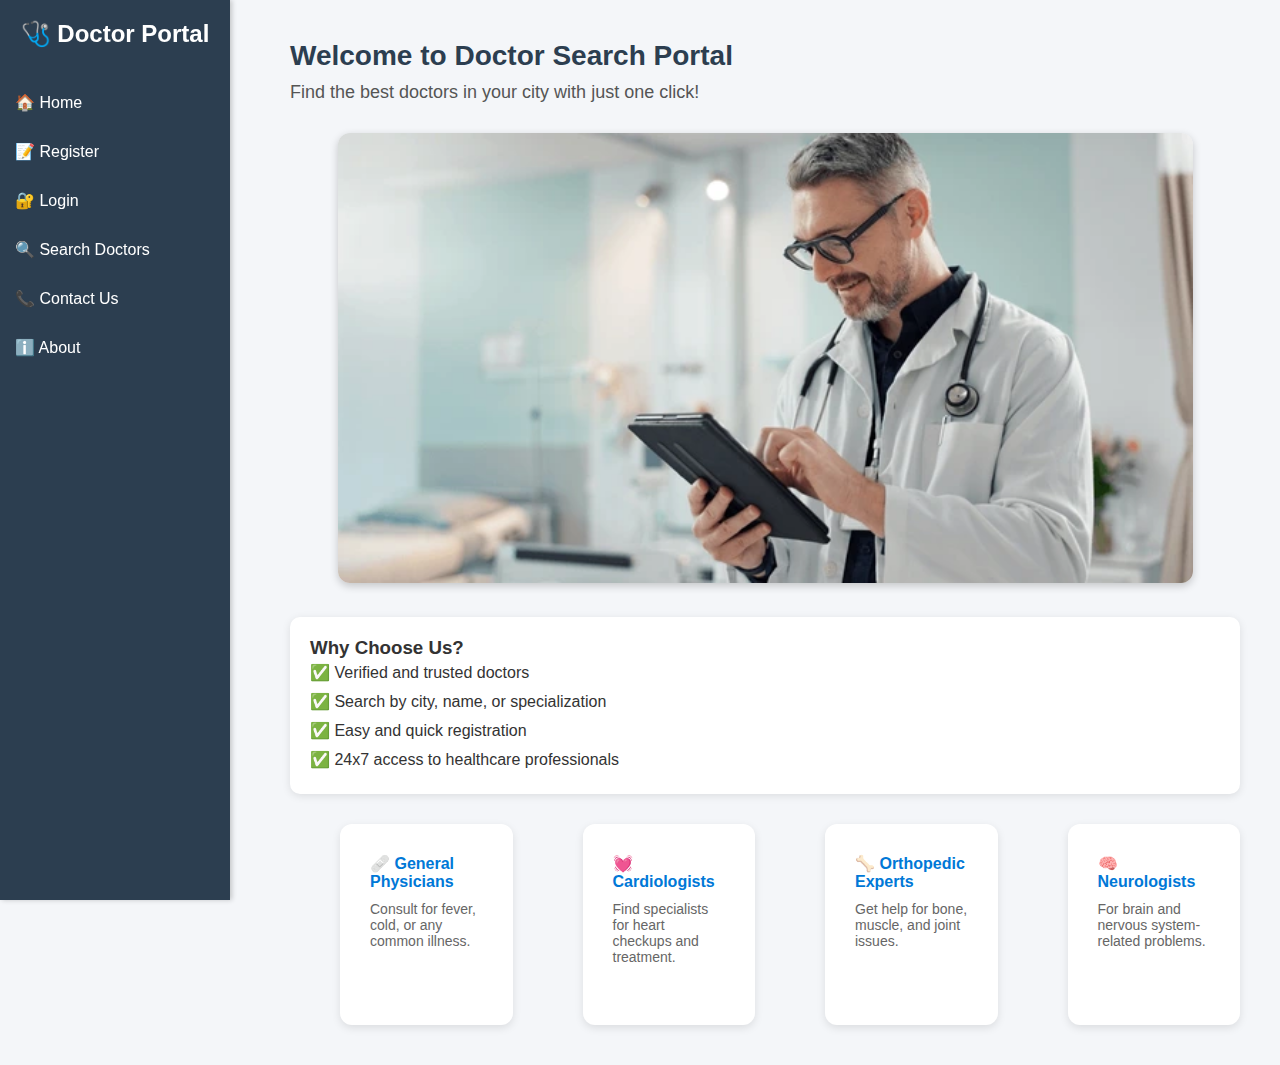
<file: index.html>
<!DOCTYPE html>
<html lang="en">
<head>
  <meta charset="UTF-8">
  <title>Doctor Search Portal</title>
  <link rel="stylesheet" href="edit.css">
</head>
<body>
  <div class="sidebar">
    <h2>🩺 Doctor Portal</h2>
    <ul>
      <li><a href="index.html">🏠 Home</a></li>
      <li><a href="register.html">📝 Register</a></li>
      <li><a href="login.html">🔐 Login</a></li>
      <li><a href="search.html">🔍 Search Doctors</a></li>
      <li><a href="#">📞 Contact Us</a></li>
      <li><a href="#">ℹ️ About</a></li>
    </ul>
  </div>

  <div class="main-content">
    <h1>Welcome to Doctor Search Portal</h1>
    <p>Find the best doctors in your city with just one click!</p>

    <!-- 🔍 SEARCH SECTION FIXED -->
    <div class="banner">
	<img src="doctor-banner.jpg" alt="Doctors working together">
    </div>

    <!-- INFO SECTION -->
    <div class="info-section">
      <h3>Why Choose Us?</h3>
      <ul>
        <li>✅ Verified and trusted doctors</li>
        <li>✅ Search by city, name, or specialization</li>
        <li>✅ Easy and quick registration</li>
        <li>✅ 24x7 access to healthcare professionals</li>
      </ul>
    </div>

    <!-- CARD SECTION -->
    <div class="card-container">
      <div class="card">
        <h4>🩹 General Physicians</h4>
        <p>Consult for fever, cold, or any common illness.</p>
      </div>
      <div class="card">
        <h4>💓 Cardiologists</h4>
        <p>Find specialists for heart checkups and treatment.</p>
      </div>
      <div class="card">
        <h4>🦴 Orthopedic Experts</h4>
        <p>Get help for bone, muscle, and joint issues.</p>
      </div>
      <div class="card">
        <h4>🧠 Neurologists</h4>
        <p>For brain and nervous system-related problems.</p>
      </div>
    </div>
</div>
</body>
</html>
</file>
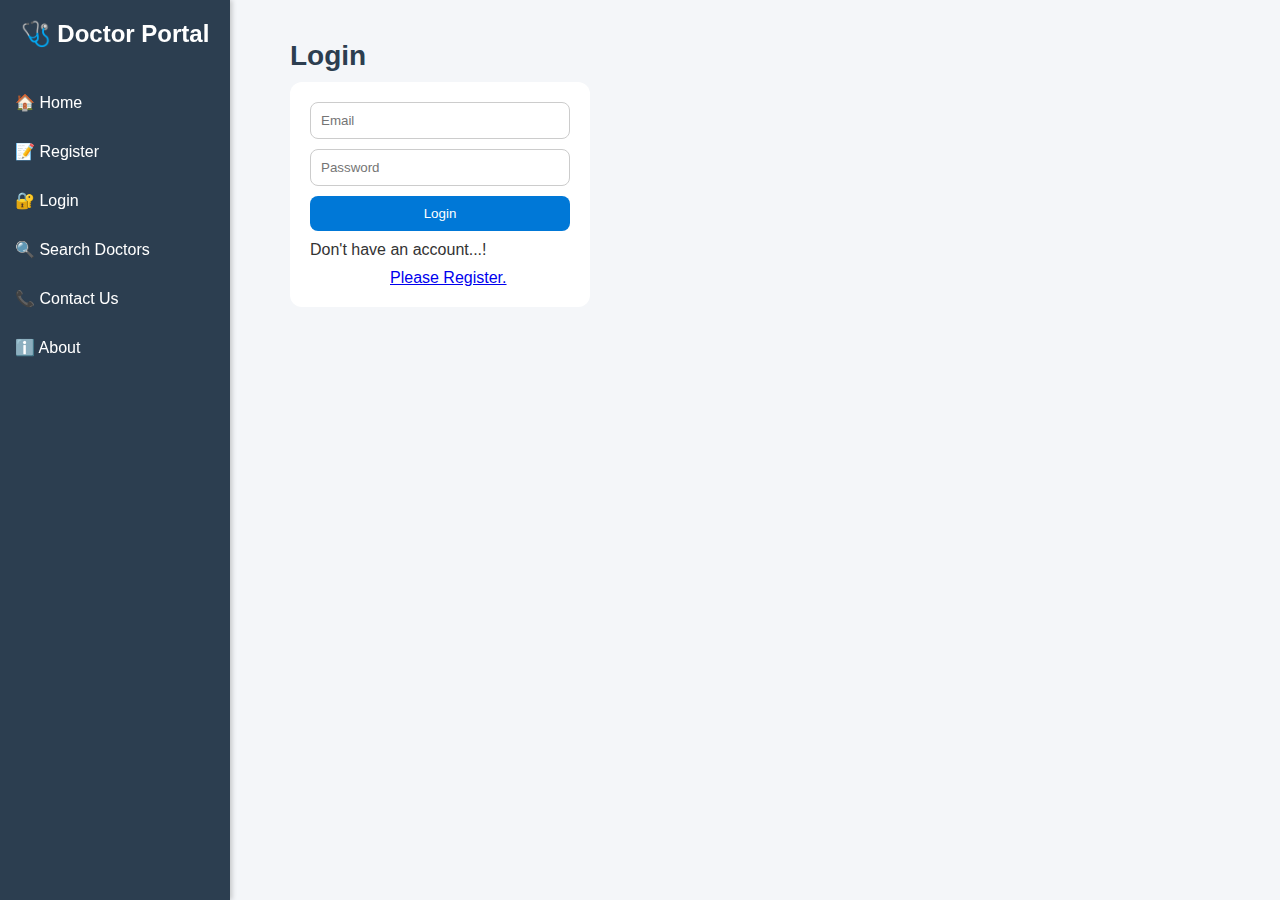
<file: login.html>
<!DOCTYPE html>
<html lang="en">
<head>
  <meta charset="UTF-8">
  <title>Register | Doctor Portal</title>
  <link rel="stylesheet" href="edit.css">
</head>
<body>
  <div class="sidebar">
    <h2>🩺 Doctor Portal</h2>
    <ul>
      <li><a href="index.html">🏠 Home</a></li>
      <li><a href="register.html">📝 Register</a></li>
      <li><a href="login.html">🔐 Login</a></li>
      <li><a href="search.php">🔍 Search Doctors</a></li>
       <li><a href="#">📞 Contact Us</a></li>
      <li><a href="#">ℹ️ About</a></li>
    </ul>
  </div>

  <div class="main-content">
    <h1>Login</h1>
    <form class="form">
      <input type="email" placeholder="Email" required>
      <input type="password" placeholder="Password" required>
      <button type="submit">Login</button>
	Don't have an account...!<a href="register.html" style="margin-left: 80px">Please Register.</a>

    </form>
  </div>
</body>
</html>
</file>
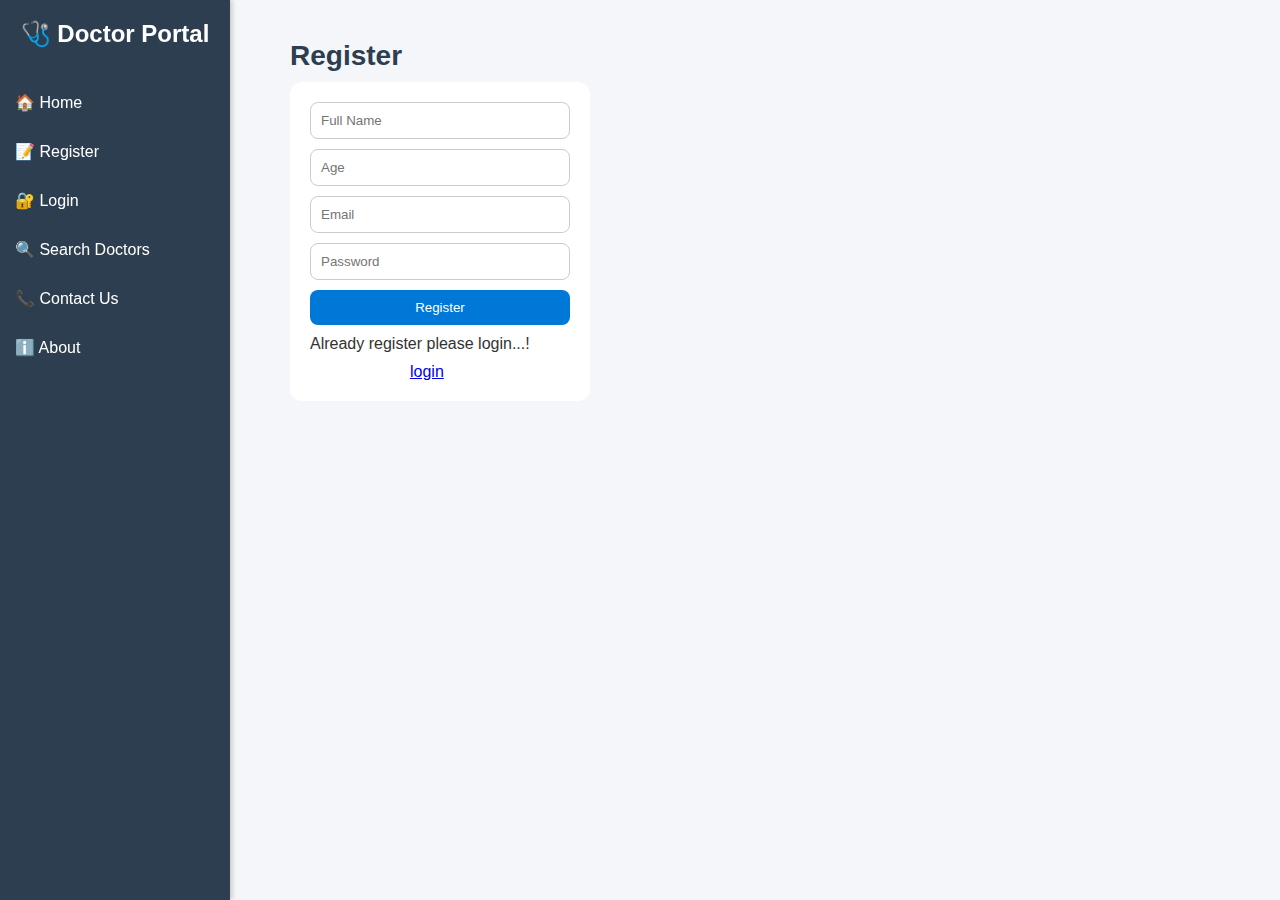
<file: register.html>
<!DOCTYPE html>
<html lang="en">
<head>
  <meta charset="UTF-8">
  <title>Register | Doctor Portal</title>
  <link rel="stylesheet" href="edit.css">
</head>
<body>
  <div class="sidebar">
    <h2>🩺 Doctor Portal</h2>
    <ul>
      <li><a href="index.html">🏠 Home</a></li>
      <li><a href="register.html">📝 Register</a></li>
      <li><a href="login.html">🔐 Login</a></li>
      <li><a href="search.php">🔍 Search Doctors</a></li>
       <li><a href="#">📞 Contact Us</a></li>
      <li><a href="#">ℹ️ About</a></li>
    </ul>
  </div>

  <div class="main-content">
    <h1>Register</h1>
    <form class="form">
      <input type="text" placeholder="Full Name" required>
       <input type="text" placeholder="Age" required>
      <input type="email" placeholder="Email" required>
      <input type="password" placeholder="Password" required>
      <button type="submit">Register</button>
	Already register please login...!<a href="login.html" style="margin-left: 100px">login</a>

    </form>
  </div>
</body>
</html>
</file>
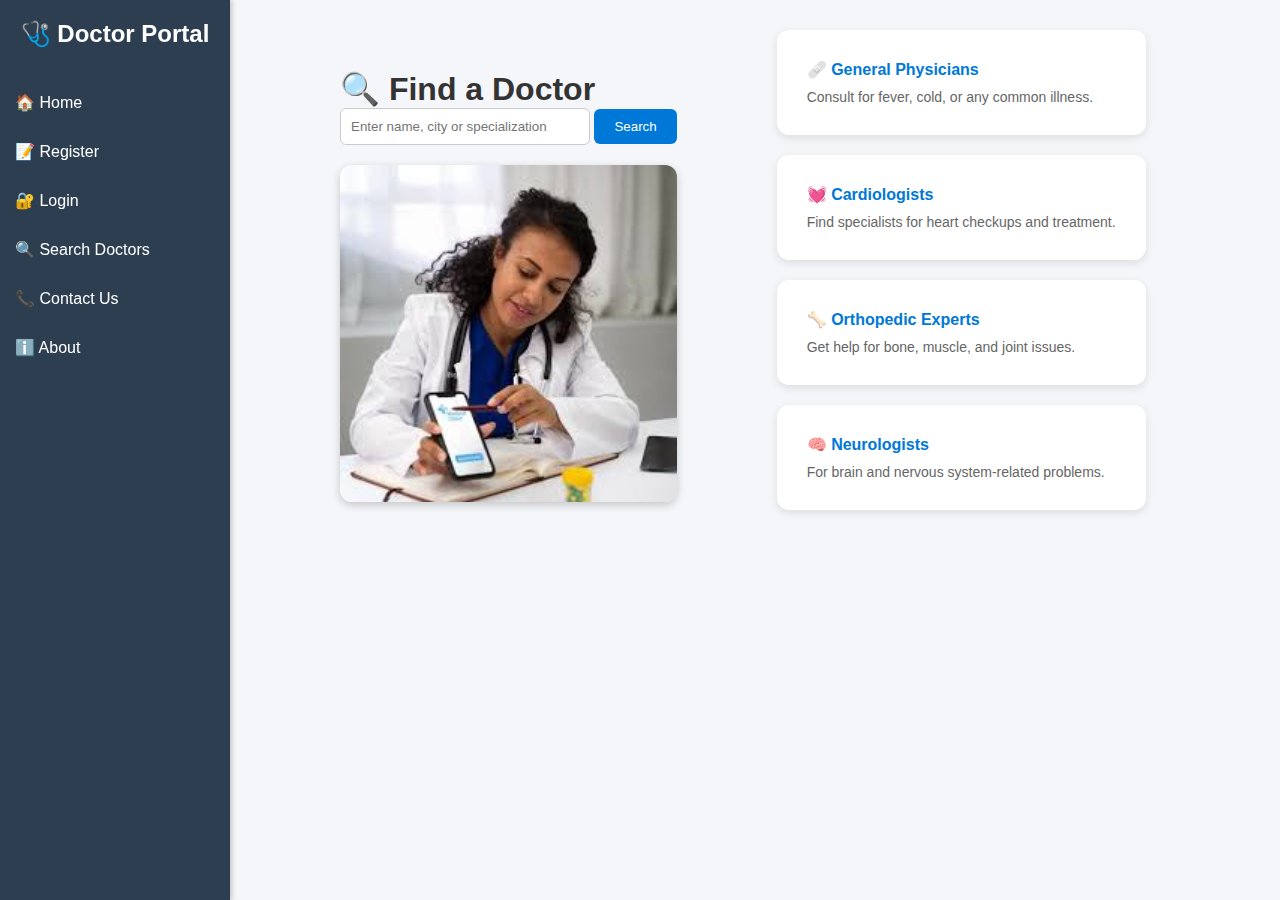
<file: search.html>
<!DOCTYPE html>
<html lang="en">
<head>
  <meta charset="UTF-8">
  <title>Doctor Search</title>
<link rel="stylesheet" href="edit.css">
</head>
<body>
<div class="sidebar">
    <h2>🩺 Doctor Portal</h2>
    <ul>
      <li><a href="index.html">🏠 Home</a></li>
      <li><a href="register.html">📝 Register</a></li>
      <li><a href="login.html">🔐 Login</a></li>
      <li><a href="search.html">🔍 Search Doctors</a></li>
      <li><a href="#">📞 Contact Us</a></li>
      <li><a href="#">ℹ️ About</a></li>
    </ul>
  </div>

  <div class="container" style="margin-top: 70px; margin-left:340px;margin-right:50px;">
    <h1>🔍 Find a Doctor</h1>
    <form action="search.php" method="POST">
      <input type="text" name="search" placeholder="Enter name, city or specialization" required  style="padding: 10px;width: 250px;border: 1px solid #ccc;border-radius: 6px;">
      <button type="submit"  style="padding: 10px 20px;background-color: #0078d7;color: white;border: none;border-radius: 6px;cursor: pointer">Search</button>
<div class="find">   
 <img src="search.jpg" alt="Doctors working together">
</div>
    </form>
  </div>
   <!-- CARD SECTION -->
    <div class="card-container">
      <div class="card">
        <h4>🩹 General Physicians</h4>
        <p>Consult for fever, cold, or any common illness.</p>
      </div>
      <div class="card">
        <h4>💓 Cardiologists</h4>
        <p>Find specialists for heart checkups and treatment.</p>
      </div>
      <div class="card">
        <h4>🦴 Orthopedic Experts</h4>
        <p>Get help for bone, muscle, and joint issues.</p>
      </div>
      <div class="card">
        <h4>🧠 Neurologists</h4>
        <p>For brain and nervous system-related problems.</p>
      </div>
    </div>

</body>
</html>
</file>
<file: edit.css>
* {
  margin: 0;
  padding: 0;
  box-sizing: border-box;
}

body {
  display: flex;
  font-family: 'Segoe UI', Arial, sans-serif;
  background-color: #f4f6f9;
  color: #333;
}

/* Sidebar */
.sidebar {
  width: 230px;
  background-color: #2c3e50;
  color: white;
  height: 100vh;
  position: fixed;
  top: 0;
  left: 0;
  padding-top: 20px;
  box-shadow: 2px 0 5px rgba(0,0,0,0.2);
}

.sidebar h2 {
  text-align: center;
  margin-bottom: 30px;
}

.sidebar ul {
  list-style-type: none;
  padding-left: 0;
}

.sidebar ul li {
  padding: 15px;
  text-align: left;
}

.sidebar ul li a {
  text-decoration: none;
  color: white;
  font-size: 16px;
  display: block;
}

.sidebar ul li a:hover {
  background-color: #1abc9c;
  border-radius: 6px;
}

/* Main Content */
.main-content {
  margin-left: 250px;
  padding: 40px;
  flex: 1;
}

.main-content h1 {
  font-size: 28px;
  color: #2c3e50;
  margin-bottom: 10px;
}

.main-content p {
  font-size: 18px;
  margin-bottom: 30px;
  color: #555;
}

/* Info Section */
.info-section {
  background: white;
  border-radius: 10px;
  padding: 20px;
  box-shadow: 0 2px 8px rgba(0,0,0,0.1);
  margin-bottom: 30px;
}

.info-section ul {
  list-style-type: none;
  line-height: 1.8em;
  font-size: 16px;
}

/* Cards */
.card-container {
  display: grid;
  grid-template-columns: repeat(auto-fit, minmax(200px, 1fr));
  gap: 20px;
  margin-top:30px;
}

.card {
  background: white;
  padding: 30px;
margin-left:50px;
 border-radius: 12px;
  box-shadow: 0 3px 8px rgba(0,0,0,0.1);
  transition: transform 0.3s ease;
}

.card:hover {
  transform: translateY(-5px);
}

.card h4 {
  color: #0078d7;
  margin-bottom: 10px;
}

.card p {
  font-size: 14px;
  color: #666;
}
.form {
  background: white;
  padding: 20px;
  border-radius: 12px;
  width: 300px;
  display: flex;
  flex-direction: column;
  gap: 10px;
}

.form input {
  padding: 10px;
  border: 1px solid #ccc;
  border-radius: 8px;
}

.form button {
  padding: 10px;
  border: none;
  background-color: #0078d7;
  color: white;
  border-radius: 8px;
  cursor: pointer;
}

.form button:hover {
  background-color: #005ea6;
}
.search-section {
  background: white;
  border-radius: 10px;
  padding: 20px;
  box-shadow: 0 2px 8px rgba(0,0,0,0.1);
  margin-bottom: 30px;
  text-align: center;
}

.search-section h3 {
  margin-bottom: 10px;
  color: #0078d7;
}

.search-section form {
  display: flex;
  justify-content: center;
  gap: 10px;
  flex-wrap: wrap;
}

.search-section input {
  padding: 10px;
  width: 300px;
  border: 1px solid #ccc;
  border-radius: 6px;
}

.search-section button {
  padding: 10px 20px;
  background-color: #0078d7;
  color: white;
  border: none;
  border-radius: 6px;
  cursor: pointer;
}

.search-section button:hover {
  background-color: #005ea6;
}

  .table-container {
  width: 60%;
  margin: 100px auto;
  margin-left:40px;
  
  border-collapse: collapse;
}

table {
  width: 100%;
  border: 2px solid #ddd;
}

th, td {
  padding: 5px;
  border-bottom: 1px solid #ddd;
}

th {
  background-color: #0078d7;
  color: white;
}


.banner {
  text-align:center;
  margin-bottom: 30px;
}

.banner img {
  width: 90%;
  max-width: 900px;
  border-radius: 12px;
  box-shadow: 0 3px 8px rgba(0,0,0,0.2);
  transition: transform 0.4s ease;
}

.banner img:hover {
  transform: scale(1.02);
}

.find {
  text-align:center;
}

.find img {
  width: 100%;
  max-width: 900px;
  border-radius: 12px;
  margin-top:20px;
  box-shadow: 0 3px 8px rgba(0,0,0,0.2);
  transition: transform 0.4s ease;
}
.find img:hover {
  transform: scale(1.02);
}
</file>
